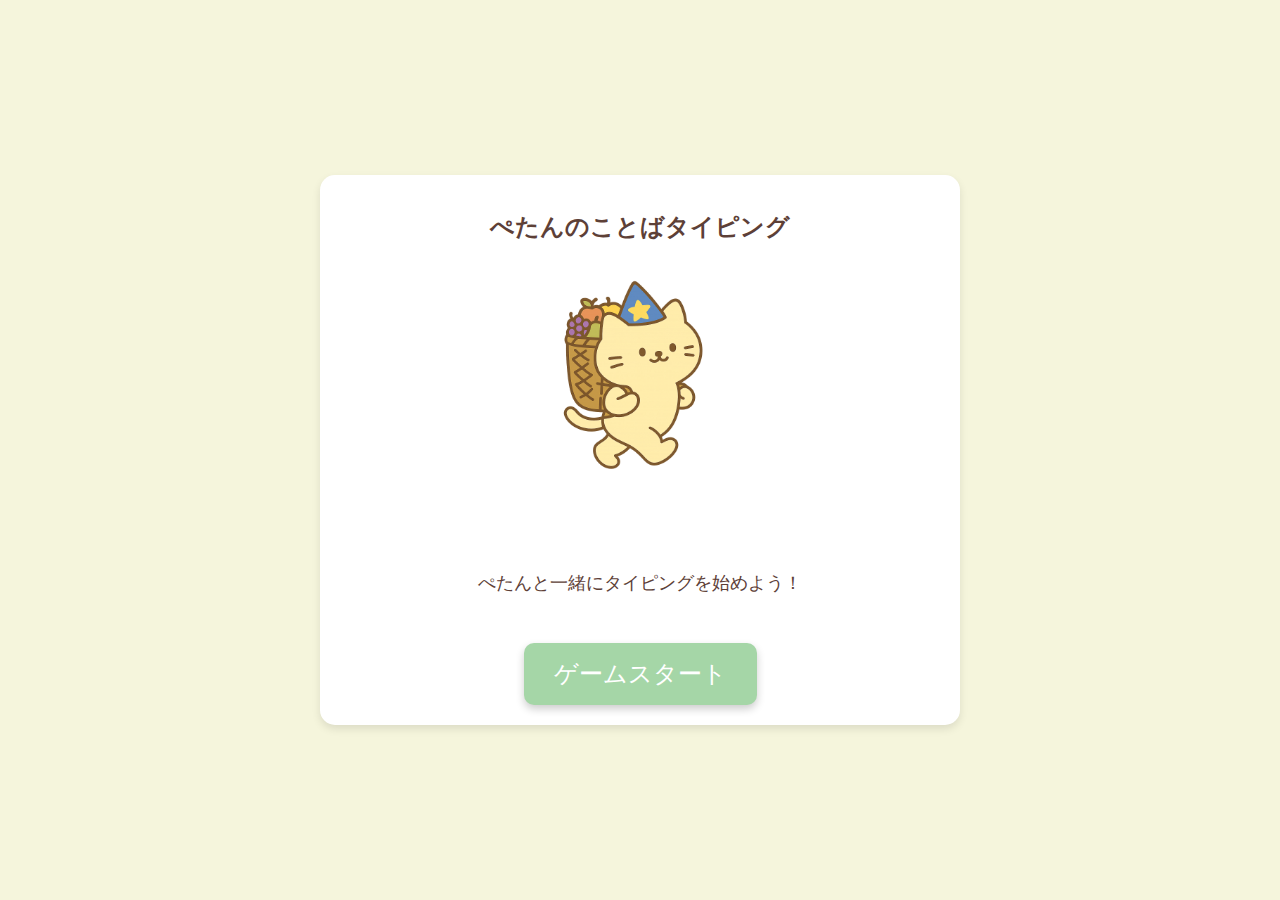
<file: index.html>
<!DOCTYPE html>
<html lang="ja">
<head>
    <meta charset="UTF-8">
    <meta name="viewport" content="width=device-width, initial-scale=1.0">
    <title>ぺたんのことばタイピング</title>
    <link rel="stylesheet" href="style.css">
</head>
<body>

    <div class="container">
        <h1>ぺたんのことばタイピング</h1>

        <div id="start-screen">
            <img src="petan.png" alt="ぺたん" style="width: 180px; margin-bottom: 20px;">
            <p style="font-size: 18px;">ぺたんと一緒にタイピングを始めよう！</p>
            <button id="start-button">ゲームスタート</button>
        </div>

        <div id="game-container" style="display: none;">
            <div class="speech-bubble">
                <p id="sentence">ここにセリフがでるよ</p>
            </div>
            <div id="romaji-display"></div>
            <div class="game-area">
                <img src="petan.png" alt="ぺたん" id="petan-img">
            </div>
            <input type="text" id="input-box" placeholder="ローマ字で入力してね" autocomplete="off" autofocus>
        </div>

        <div id="clear-screen" class="clear-screen">
            <h2>ゲームクリア！</h2>
            <img src="petan.png" alt="ぺたん" id="petan-clear-img" class="clear-animation" style="width: 200px;">
            <p>すごいね！またあそんでね！</p>
        </div>
    </div>

    <script src="script.js"></script>

</body>
</html>
</file>
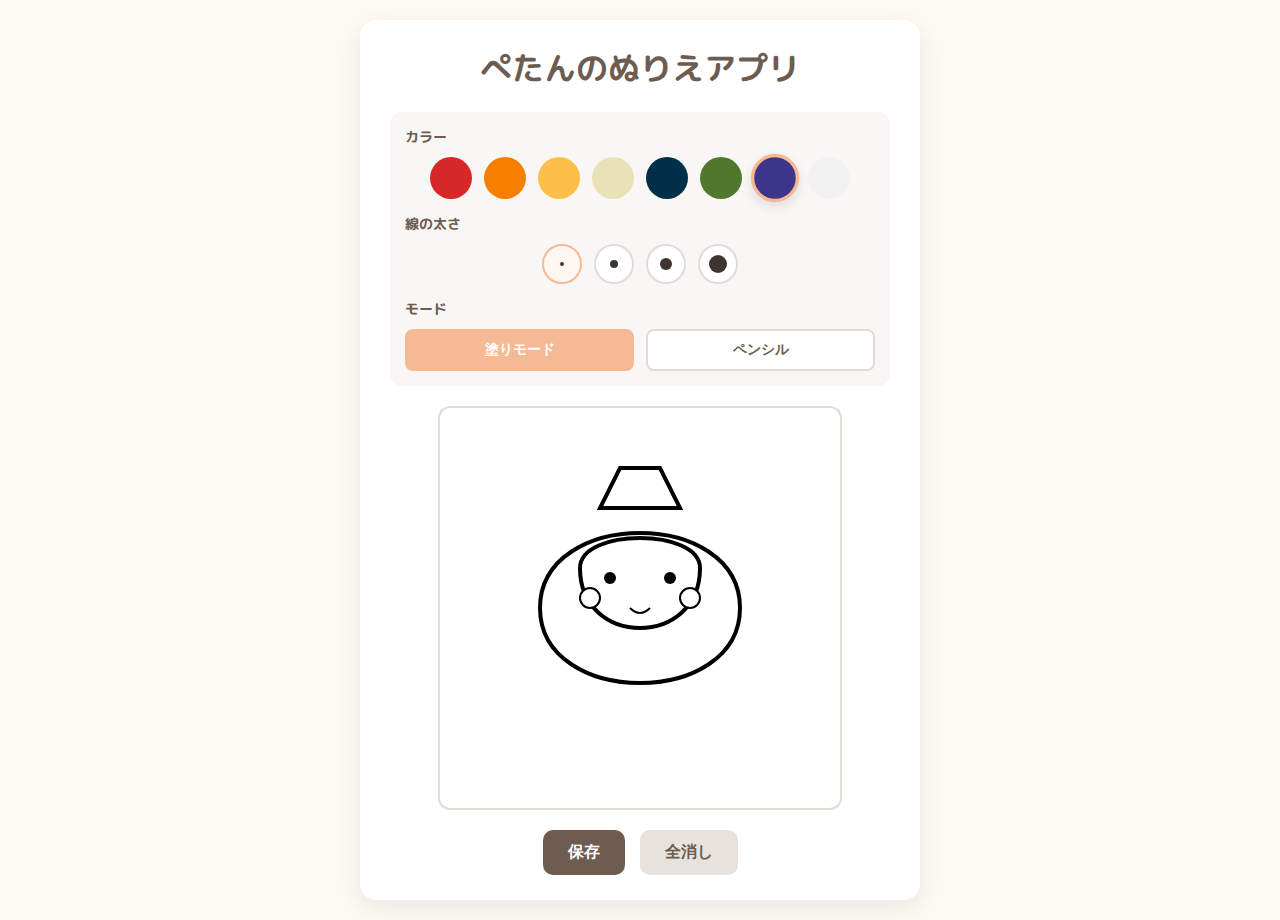
<file: petan-coloring-app/index.html>
<!DOCTYPE html>
<html lang="ja">
<head>
    <meta charset="UTF-8">
    <meta name="viewport" content="width=device-width, initial-scale=1.0">
    <title>ぺたんのぬりえアプリ</title>
    <!-- ▼追加: Google Fonts -->
    <link rel="preconnect" href="https://fonts.googleapis.com">
    <link rel="preconnect" href="https://fonts.gstatic.com" crossorigin>
    <link href="https://fonts.googleapis.com/css2?family=M+PLUS+Rounded+1c:wght@400;700&display=swap" rel="stylesheet">
    <style>
        /* --- ▼全面的にスタイルを修正▼ --- */
        :root {
            --main-bg-color: #fdfaf4; /* 優しいクリーム色 */
            --container-bg-color: #ffffff;
            --primary-color: #6d5c4f; /* 落ち着いた茶色 */
            --accent-color: #f5b994; /* アクセントのオレンジ */
            --text-color: #3e352f;
            --border-color: #e0dcd7;
            --shadow-color: rgba(0, 0, 0, 0.08);
        }

        body {
            font-family: 'M PLUS Rounded 1c', sans-serif;
            display: flex;
            flex-direction: column;
            align-items: center;
            justify-content: center;
            margin: 0;
            padding: 20px;
            background-color: var(--main-bg-color);
            color: var(--text-color);
            -webkit-user-select: none;
            -ms-user-select: none;
            user-select: none;
        }

        .container {
            max-width: 500px;
            width: 100%;
            background: var(--container-bg-color);
            padding: 25px 30px;
            border-radius: 16px;
            box-shadow: 0 8px 25px var(--shadow-color);
            text-align: center;
        }

        h1 {
            color: var(--primary-color);
            font-weight: 700;
            margin-top: 0;
            margin-bottom: 20px;
        }

        /* ツールバー */
        .toolbar {
            background-color: #f9f7f5;
            padding: 15px;
            border-radius: 12px;
            margin-bottom: 20px;
        }

        .tool-section {
            margin-bottom: 15px;
        }
        .tool-section:last-child {
            margin-bottom: 0;
        }

        .tool-section h3 {
            font-size: 14px;
            font-weight: 700;
            color: var(--primary-color);
            margin: 0 0 10px 0;
            text-align: left;
        }

        #color-palette, #pen-size-selector, #mode-controls {
            display: flex;
            justify-content: center;
            align-items: center;
            gap: 12px;
        }

        .color-box {
            width: 36px;
            height: 36px;
            border-radius: 50%;
            cursor: pointer;
            border: 3px solid transparent;
            transition: all 0.2s ease;
        }
        .color-box.selected {
            border-color: var(--accent-color);
            transform: scale(1.15);
            box-shadow: 0 4px 10px rgba(0,0,0,0.1);
        }

        .pen-size-option {
            width: 36px;
            height: 36px;
            border-radius: 50%;
            cursor: pointer;
            border: 2px solid var(--border-color);
            display: flex;
            justify-content: center;
            align-items: center;
            transition: all 0.2s ease;
            background-color: white;
        }
        .pen-size-option .dot {
            border-radius: 50%;
            background-color: var(--text-color);
        }
        .pen-size-option[data-size="2"] .dot { width: 4px; height: 4px; }
        .pen-size-option[data-size="5"] .dot { width: 8px; height: 8px; }
        .pen-size-option[data-size="10"] .dot { width: 12px; height: 12px; }
        .pen-size-option[data-size="20"] .dot { width: 18px; height: 18px; }
        .pen-size-option.selected {
            border-color: var(--accent-color);
            background-color: #fff8f2;
        }

        /* モード切替ボタン */
        .mode-btn {
            flex: 1;
            padding: 10px;
            font-size: 14px;
            font-weight: 700;
            cursor: pointer;
            border: 2px solid var(--border-color);
            border-radius: 8px;
            background-color: white;
            color: var(--primary-color);
            transition: all 0.2s ease;
        }
        .mode-btn.active {
            background-color: var(--accent-color);
            color: white;
            border-color: var(--accent-color);
        }

        /* 描画エリア */
        #drawing-area {
            position: relative;
            width: 100%;
            max-width: 400px;
            margin: 0 auto 20px;
            border: 2px solid var(--border-color);
            border-radius: 12px;
            overflow: hidden; /* 角丸を適用するため */
        }
        #petan-svg {
            display: block;
            width: 100%;
            height: auto;
        }
        #pencil-canvas {
            position: absolute;
            top: 0;
            left: 0;
            width: 100%;
            height: 100%;
            pointer-events: none;
        }
        #drawing-area.pencil-mode #pencil-canvas { pointer-events: auto; }
        #drawing-area.pencil-mode { cursor: crosshair; }
        #drawing-area.fill-mode .fillable { cursor: pointer; }

        /* 下部ボタン */
        #main-controls {
            display: flex;
            justify-content: center;
            gap: 15px;
        }
        .main-btn {
            padding: 12px 25px;
            font-size: 16px;
            font-weight: 700;
            cursor: pointer;
            border: none;
            border-radius: 10px;
            transition: all 0.2s ease;
        }
        #save-btn {
            background-color: var(--primary-color);
            color: white;
        }
        #save-btn:hover { background-color: #5a4c41; }
        #reset-btn {
            background-color: #e7e2dd;
            color: var(--primary-color);
        }
        #reset-btn:hover { background-color: #d9d3ce; }
    </style>
</head>
<body>

    <div class="container">
        <h1>ぺたんのぬりえアプリ</h1>

        <!-- ▼UI構造をツールバーに集約▼ -->
        <div class="toolbar">
            <div class="tool-section">
                <h3>カラー</h3>
                <div id="color-palette"></div>
            </div>
            <div class="tool-section">
                <h3>線の太さ</h3>
                <div id="pen-size-selector"></div>
            </div>
            <div class="tool-section">
                <h3>モード</h3>
                <div id="mode-controls">
                    <button id="fill-mode-btn" class="mode-btn active">塗りモード</button>
                    <button id="pencil-mode-btn" class="mode-btn">ペンシル</button>
                </div>
            </div>
        </div>

        <div id="drawing-area" class="fill-mode">
            <svg viewBox="0 0 200 200" id="petan-svg">
                <g id="petan">
                    <path class="fillable" id="body" d="M50,100 C50,150 150,150 150,100 C150,50 50,50 50,100 Z" fill="white" stroke="black" stroke-width="2"/>
                    <path class="fillable" id="face" d="M70,80 C70,120 130,120 130,80 C130,60 70,60 70,80 Z" fill="white" stroke="black" stroke-width="2"/>
                    <circle cx="85" cy="85" r="3" fill="black"/>
                    <circle cx="115" cy="85" r="3" fill="black"/>
                    <path d="M95,100 Q100,105 105,100" stroke="black" stroke-width="1" fill="none"/>
                    <circle class="fillable" id="cheek-left" cx="75" cy="95" r="5" fill="white" stroke="black" stroke-width="1"/>
                    <circle class="fillable" id="cheek-right" cx="125" cy="95" r="5" fill="white" stroke="black" stroke-width="1"/>
                    <path class="fillable" id="hat" d="M80,50 L120,50 L110,30 L90,30 Z" fill="white" stroke="black" stroke-width="2"/>
                </g>
            </svg>
            <canvas id="pencil-canvas"></canvas>
        </div>

        <div id="main-controls">
            <button id="save-btn" class="main-btn">保存</button>
            <button id="reset-btn" class="main-btn">全消し</button>
        </div>
    </div>

    <script>
    document.addEventListener('DOMContentLoaded', () => {
        // --- ▼要素取得の修正・追加▼ ---
        const paletteContainer = document.getElementById('color-palette');
        const penSizeSelector = document.getElementById('pen-size-selector');
        const fillModeBtn = document.getElementById('fill-mode-btn');
        const pencilModeBtn = document.getElementById('pencil-mode-btn');
        const drawingArea = document.getElementById('drawing-area');
        const svgElement = document.getElementById('petan-svg');
        const pencilCanvas = document.getElementById('pencil-canvas');
        const pencilCtx = pencilCanvas.getContext('2d');
        const fillableParts = document.querySelectorAll('.fillable');
        const saveButton = document.getElementById('save-btn');
        const resetButton = document.getElementById('reset-btn');

        const penSizes = [2, 5, 10, 20];
        const colors = ['#d62828', '#f77f00', '#fcbf49', '#eae2b7', '#003049', '#4f772d', '#3d348b', '#f2f2f2'];
        
        let currentMode = 'fill';
        let isDrawing = false;
        let selectedColor = colors[6];
        let selectedPenSize = penSizes[0];

        const setupCanvas = () => {
            const svgRect = svgElement.getBoundingClientRect();
            pencilCanvas.width = svgRect.width;
            pencilCanvas.height = svgRect.height;
            pencilCtx.strokeStyle = selectedColor;
            pencilCtx.lineWidth = selectedPenSize;
            pencilCtx.lineCap = 'round';
            pencilCtx.lineJoin = 'round';
        };

        const updateActiveColor = (color) => {
            selectedColor = color;
            pencilCtx.strokeStyle = selectedColor;
            document.querySelectorAll('.color-box').forEach(box => {
                box.classList.toggle('selected', box.dataset.color === color);
            });
        };

        const updateActivePenSize = (size) => {
            selectedPenSize = size;
            pencilCtx.lineWidth = selectedPenSize;
            document.querySelectorAll('.pen-size-option').forEach(opt => {
                opt.classList.toggle('selected', parseInt(opt.dataset.size) === size);
            });
        };

        const switchMode = (newMode) => {
            currentMode = newMode;
            if (newMode === 'fill') {
                drawingArea.classList.add('fill-mode');
                drawingArea.classList.remove('pencil-mode');
                fillModeBtn.classList.add('active');
                pencilModeBtn.classList.remove('active');
            } else {
                drawingArea.classList.add('pencil-mode');
                drawingArea.classList.remove('fill-mode');
                pencilModeBtn.classList.add('active');
                fillModeBtn.classList.remove('active');
            }
        };

        colors.forEach(color => {
            const colorBox = document.createElement('div');
            colorBox.className = 'color-box';
            colorBox.style.backgroundColor = color;
            colorBox.dataset.color = color;
            colorBox.addEventListener('click', () => updateActiveColor(color));
            paletteContainer.appendChild(colorBox);
        });

        penSizes.forEach(size => {
            const sizeOption = document.createElement('div');
            sizeOption.className = 'pen-size-option';
            sizeOption.dataset.size = size;
            const dot = document.createElement('div');
            dot.className = 'dot';
            sizeOption.appendChild(dot);
            sizeOption.addEventListener('click', () => updateActivePenSize(size));
            penSizeSelector.appendChild(sizeOption);
        });

        fillModeBtn.addEventListener('click', () => switchMode('fill'));
        pencilModeBtn.addEventListener('click', () => switchMode('pencil'));

        fillableParts.forEach(part => {
            part.addEventListener('click', () => {
                if (currentMode === 'fill') {
                    part.setAttribute('fill', selectedColor);
                }
            });
        });

        resetButton.addEventListener('click', () => {
            fillableParts.forEach(part => {
                part.setAttribute('fill', 'white');
            });
            pencilCtx.clearRect(0, 0, pencilCanvas.width, pencilCanvas.height);
        });

        saveButton.addEventListener('click', () => {
            const finalCanvas = document.createElement('canvas');
            const finalCtx = finalCanvas.getContext('2d');
            const img = new Image();
            const serializer = new XMLSerializer();
            const svgString = serializer.serializeToString(svgElement);
            const svgBlob = new Blob([svgString], {type: 'image/svg+xml;charset=utf-8'});
            const url = URL.createObjectURL(svgBlob);

            img.onload = () => {
                finalCanvas.width = pencilCanvas.width;
                finalCanvas.height = pencilCanvas.height;
                finalCtx.fillStyle = 'white';
                finalCtx.fillRect(0, 0, finalCanvas.width, finalCanvas.height);
                finalCtx.drawImage(img, 0, 0, finalCanvas.width, finalCanvas.height);
                URL.revokeObjectURL(url);
                finalCtx.drawImage(pencilCanvas, 0, 0);
                const link = document.createElement('a');
                link.download = 'petan-coloring.png';
                link.href = finalCanvas.toDataURL('image/png');
                link.click();
            };
            img.src = url;
        });

        const getEventPos = (e) => {
            const rect = pencilCanvas.getBoundingClientRect();
            const clientX = e.touches ? e.touches[0].clientX : e.clientX;
            const clientY = e.touches ? e.touches[0].clientY : e.clientY;
            return { x: (clientX - rect.left), y: (clientY - rect.top) };
        };

        const startDrawing = (e) => {
            if (currentMode !== 'pencil') return;
            e.preventDefault();
            isDrawing = true;
            const pos = getEventPos(e);
            pencilCtx.beginPath();
            pencilCtx.moveTo(pos.x, pos.y);
        };

        const draw = (e) => {
            if (!isDrawing || currentMode !== 'pencil') return;
            e.preventDefault();
            const pos = getEventPos(e);
            pencilCtx.lineTo(pos.x, pos.y);
            pencilCtx.stroke();
        };

        const stopDrawing = () => {
            if (!isDrawing) return;
            isDrawing = false;
            pencilCtx.closePath();
        };

        drawingArea.addEventListener('mousedown', startDrawing);
        drawingArea.addEventListener('mousemove', draw);
        drawingArea.addEventListener('mouseup', stopDrawing);
        drawingArea.addEventListener('mouseleave', stopDrawing);
        drawingArea.addEventListener('touchstart', startDrawing, { passive: false });
        drawingArea.addEventListener('touchmove', draw, { passive: false });
        drawingArea.addEventListener('touchend', stopDrawing);
        drawingArea.addEventListener('touchcancel', stopDrawing);

        const init = () => {
            setupCanvas();
            updateActiveColor(selectedColor);
            updateActivePenSize(selectedPenSize);
            switchMode('fill');
        };

        setTimeout(init, 100);
        window.addEventListener('resize', setupCanvas);
    });
    </script>

</body>
</html>
</file>
<file: style.css>
body {
            background-color: #f5f5dc; /* 淡いベージュ */
            font-family: 'Hiragino Sans', 'ヒラギノ角ゴシック', 'メイリオ', Meiryo, 'MS Pゴシック', sans-serif;
            display: flex;
            justify-content: center;
            align-items: center;
            height: 100vh;
            margin: 0;
            color: #5d4037;
        }

        .container {
            text-align: center;
            padding: 20px;
            background-color: white;
            border-radius: 15px;
            box-shadow: 0 4px 8px rgba(0,0,0,0.1);
            width: 90%;
            max-width: 600px;
        }

        h1 {
            font-size: 24px;
            margin-bottom: 20px;
        }

        .game-area {
            position: relative;
        }

        #petan-img {
            width: 150px;
            height: auto;
            margin-top: 20px;
            transition: transform 0.2s;
        }

        /* ぺたんのリアクション用アニメーション */
        .shake {
            animation: shake 0.5s;
        }
        @keyframes shake {
            0%, 100% { transform: translateX(0); }
            25% { transform: translateX(-10px) rotate(-5deg); }
            75% { transform: translateX(10px) rotate(5deg); }
        }

        .happy {
             animation: happy 0.5s;
        }
        @keyframes happy {
            0%, 100% { transform: scale(1) rotate(0); }
            50% { transform: scale(1.1) rotate(5deg); }
        }
        
        .speech-bubble {
            position: relative;
            background: #e8eaf6;
            border-radius: .4em;
            padding: 15px;
            min-height: 50px;
            display: flex;
            justify-content: center;
            align-items: center;
            font-size: 20px;
            font-weight: bold;
            margin-bottom: 10px;
        }

        .speech-bubble:after {
            content: '';
            position: absolute;
            bottom: 0;
            left: 50%;
            width: 0;
            height: 0;
            border: 20px solid transparent;
            border-top-color: #e8eaf6;
            border-bottom: 0;
            margin-left: -20px;
            margin-bottom: -20px;
        }

        #romaji-display {
            font-size: 22px;
            font-family: monospace;
            letter-spacing: 2px;
            color: #888;
            height: 30px;
        }
        #romaji-display .typed {
            color: #388e3c; /* 濃い緑 */
        }

        #input-box {
            width: 80%;
            padding: 10px;
            font-size: 18px;
            border: 2px solid #ccc;
            border-radius: 5px;
            text-align: center;
            margin-top: 20px;
        }
        #input-box:focus {
            outline: none;
            border-color: #a5d6a7;
        }

        .clear-screen {
            display: none; /* 初期状態では非表示 */
            flex-direction: column;
            align-items: center;
        }
        
        .clear-screen h2 {
            font-size: 28px;
            color: #ff6f61;
        }

        .clear-animation {
            animation: clear-anim 1.5s ease-in-out infinite;
        }
        @keyframes clear-anim {
            0%, 100% { transform: translateY(0) scale(1); }
            50% { transform: translateY(-15px) scale(1.1); }
        }

        #start-screen {
            display: flex;
            flex-direction: column;
            align-items: center;
            justify-content: center;
            height: 100%;
        }

        #start-button {
            padding: 15px 30px;
            font-size: 24px;
            background-color: #a5d6a7; /* 緑系 */
            color: white;
            border: none;
            border-radius: 10px;
            cursor: pointer;
            margin-top: 30px;
            box-shadow: 0 4px 8px rgba(0,0,0,0.2);
            transition: background-color 0.3s;
        }

        #start-button:hover {
            background-color: #81c784;
        }
</file>
